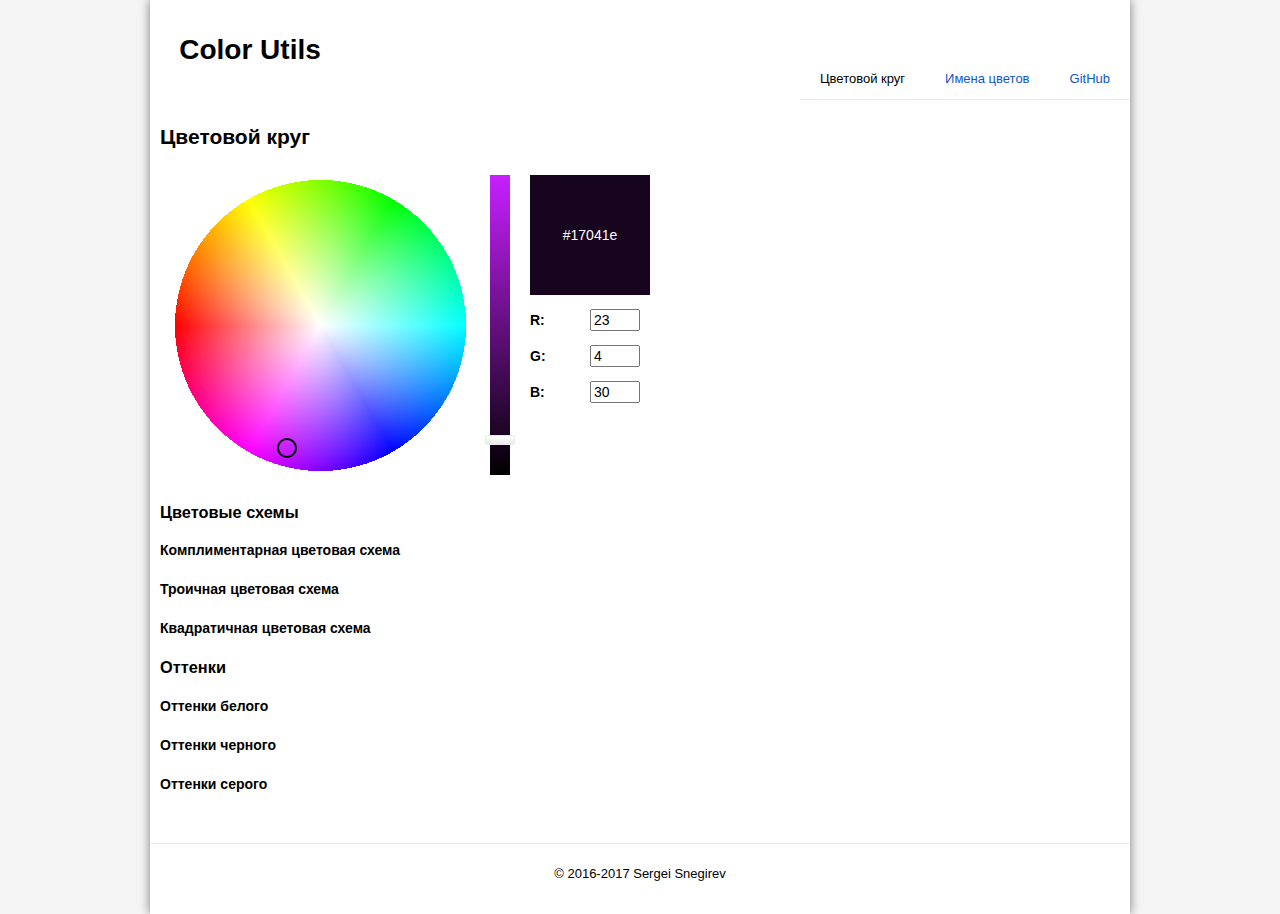
<file: index.htm>
<!DOCTYPE html>
<html>
  <head>
    <meta charset="utf-8">
    <title>Цветовой круг &#124; Color Utils</title>
    <link href="assets/css/style.css" rel="stylesheet">
    <link href="assets/css/color-picker.css" rel="stylesheet">
    <script src="assets/js/utils.js"></script>
    <script src="assets/js/color-lib.js"></script>
    <script src="assets/js/event-emitter.js"></script>
    <script src="assets/js/color-picker.js"></script>
    <style type="text/css">
      #preview {
        float: left;
        padding: 10px;
      }
      #color-preview {
        line-height: 120px;
        text-align: center;
        width: 120px;
      }
      #preview label {
        display: inline-block;
        font-weight: bold;
        width: 4em;
      }
      #preview input[type="number"] {
        width: 3em;
      }
      .color-block {
        border-radius: 5px;
        display: inline-block;
        line-height: 80px;
        margin: 5px;
        width: 80px;
        text-align: center;
      }
    </style>
  </head>
  <body>
    <div class="wrapper">
      <div class="container">
        <header class="header">
          <a href="/" class="brand">
            <h1>Color Utils</h1>
          </a>
          <nav class="nav"><ul><li>Цветовой круг</li><li><a href="color_names.htm">Имена цветов</a></li><li><a href="https://github.com/tz4678/ColorUtils" target="_blank">GitHub</a></li></ul></nav>
        </header>
        <main class="main">
          <h2>Цветовой круг</h2> 
          <div id="color-picker"></div>
          <div id="preview">
            <div id="color-preview"></div>
            <p>
              <label for="r">R:</label>
              <input id="r" type="number" min="0" max="255" step="1">
            </p><p>
              <label for="g">G:</label>
              <input id="g" type="number" min="0" max="255" step="1">
            </p><p>
              <label for="b">B:</label>
              <input id="b" type="number" min="0" max="255" step="1">
            </p>
          </div>
          <br clear="both">
          <h3>Цветовые схемы</h3>
          <h4>Комплиментарная цветовая схема</h4>
          <div id="complementary"></div>
          <h4>Троичная цветовая схема</h4>
          <div id="triad"></div>
          <h4>Квадратичная цветовая схема</h4>
          <div id="square"></div>
          <h3>Оттенки</h3>
          <h4>Оттенки белого</h4>
          <div id="tints"></div>
          <h4>Оттенки черного</h4>
          <div id="shades"></div>
          <h4>Оттенки серого</h4>
          <div id="tones"></div>
        </main>
        <footer class="footer">&copy; 2016-2017 Sergei Snegirev</footer>
      </div>
    </div>
    <script type="text/javascript">
      function setColor(c) {
        colorPreview.innerText = c;
        colorPreview.style.background = c;
        colorPreview.style.color = c.blackOrWhiteText();
        r.value = c.r;
        g.value = c.g;
        b.value = c.b;
        setColorBlocks('complementary', [c, c.complement()]);
        setColorBlocks('triad', c.triad());
        setColorBlocks('square', c.tetrad());
        const tints = [];
        const shades = [];
        const tones = [];
        for (let i = 0; i < 1; i += 0.2) {
          tints.push(c.tint(i));
          shades.push(c.shade(i));
          tones.push(c.tone(i));
        }
        setColorBlocks('tints', tints);
        setColorBlocks('shades', shades);
        setColorBlocks('tones', tones);
      }

      function createColorBlock(c) {
        const div = document.createElement('div');
        div.classList.add('color-block');
        div.innerText = c;
        div.style.background = c;
        div.style.color = c.blackOrWhiteText();
        return div;
      }

      function setColorBlocks(id, colors) {
        const container = $('#' + id);
        while (container.firstChild) {
          container.removeChild(container.firstChild);
        }
        for (let color of colors) {
          container.appendChild(createColorBlock(color));
        }
      }

      const colorPreview = $('#color-preview');
      const r = $('#r');
      const g = $('#g');
      const b = $('#b');

      r.onchange = g.onchange = b.onchange = () => {
        colorPicker.setRgb(r.value, g.value, b.value);
        setColor(colorPicker.getColor());
      }; 

      const colorPicker = new ColorPicker($('#color-picker'));
      setColor(colorPicker.getColor());
      colorPicker.on('colorPicked', (color) => {
        setColor(color);
      });
    </script>
  </body>
</html>
</file>
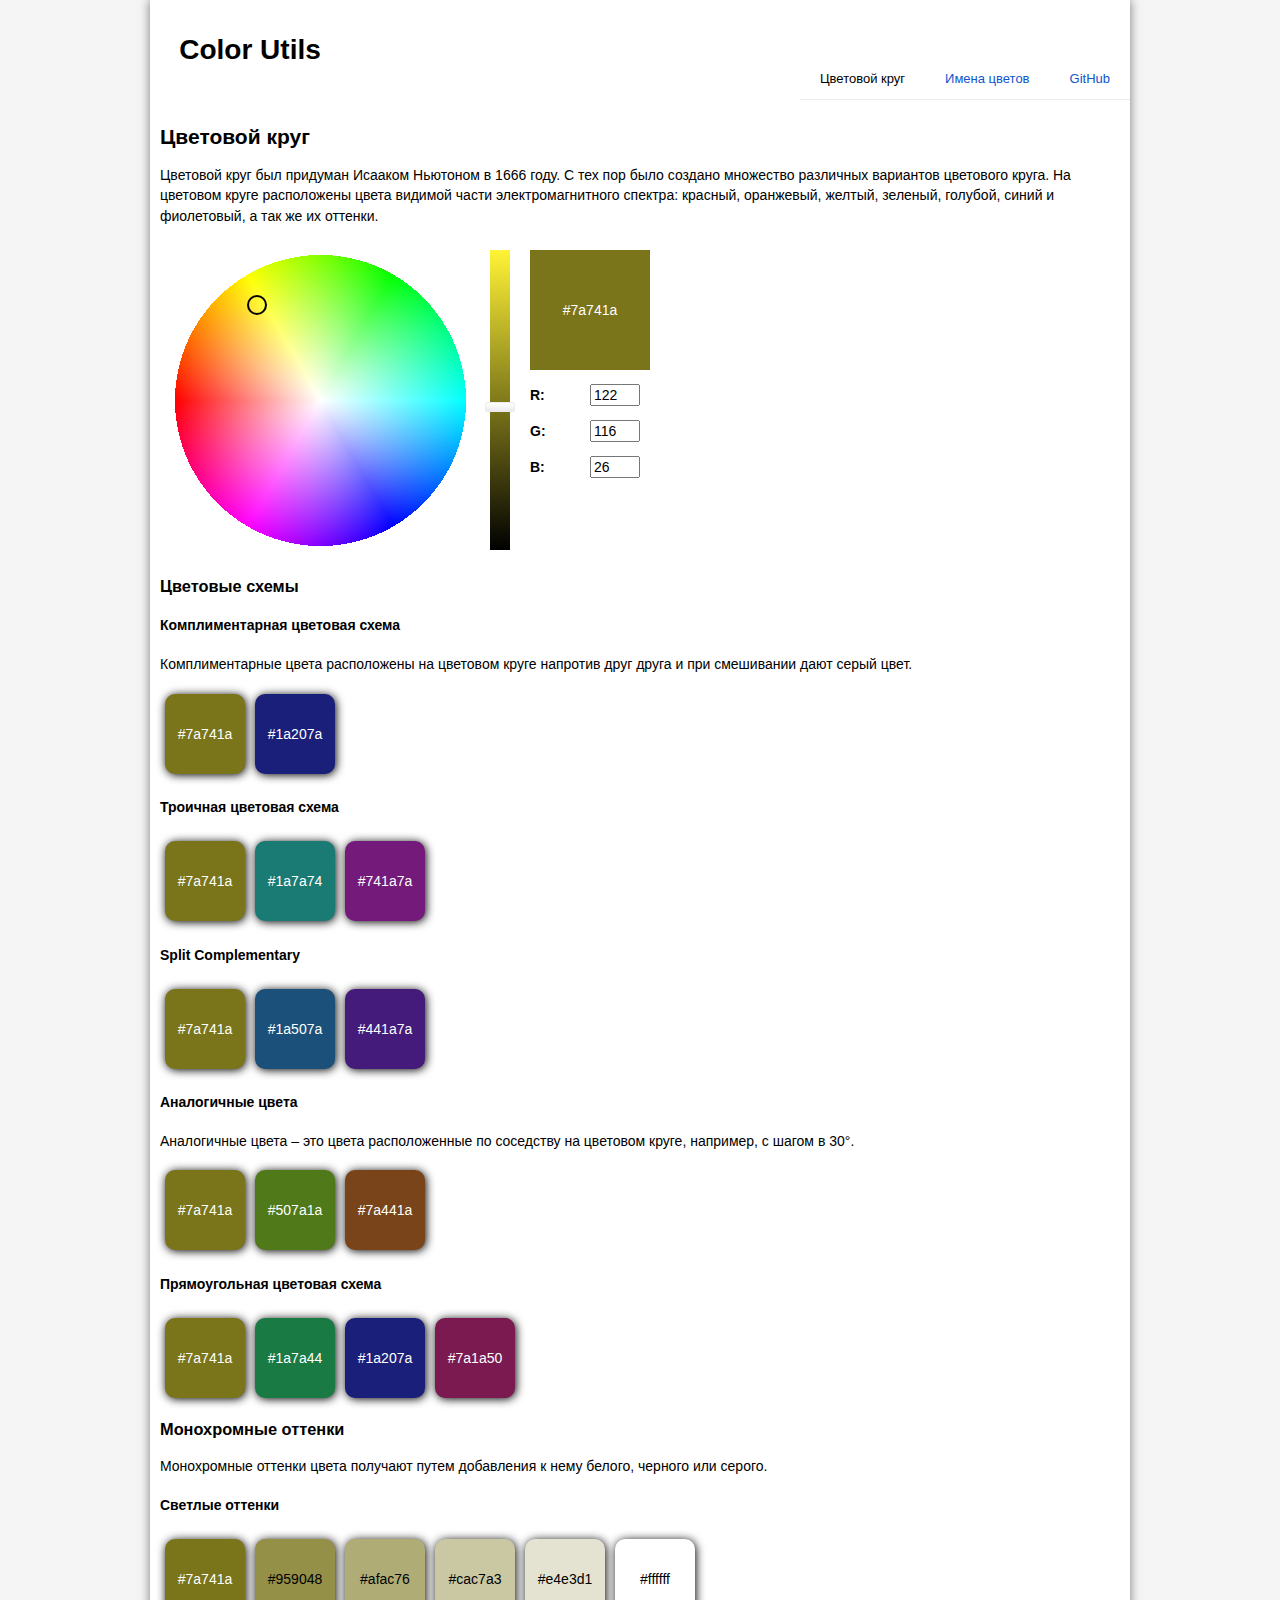
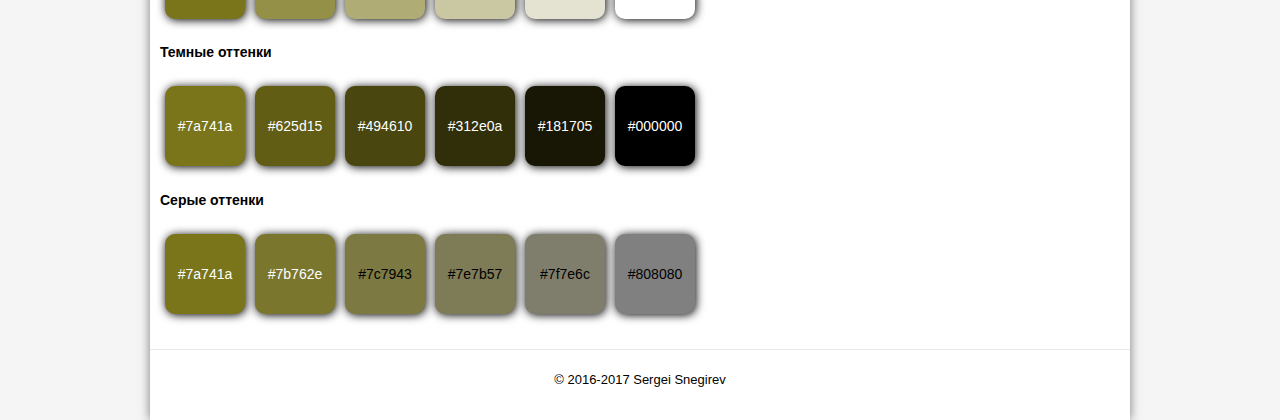
<file: index.html>
<!DOCTYPE html>
<html>
  <head>
    <meta charset="utf-8">
    <title>Цветовой круг &#124; Color Utils</title>
    <link href="assets/css/style.css" rel="stylesheet">
    <link href="assets/css/color-picker.css" rel="stylesheet">
    <script src="assets/js/utils.js"></script>
    <script src="assets/js/color-lib.js"></script>
    <script src="assets/js/event-emitter.js"></script>
    <script src="assets/js/color-picker.js"></script>
    <style type="text/css">
      #preview {
        float: left;
        padding: 10px;
      }
      #color-preview {
        line-height: 120px;
        text-align: center;
        width: 120px;
      }
      #preview label {
        display: inline-block;
        font-weight: bold;
        width: 4em;
      }
      #preview input[type="number"] {
        width: 3em;
      }
      .color-block {
        border-radius: 10px;
        box-shadow: 1px 1px 10px #000;
        display: inline-block;
        line-height: 80px;
        margin: 5px;
        width: 80px;
        text-align: center;
      }
    </style>
  </head>
  <body>
    <div class="wrapper">
      <div class="container">
        <header class="header">
          <a href="/" class="brand">
            <h1>Color Utils</h1>
          </a>
          <nav class="nav"><ul><li>Цветовой круг</li><li><a href="color_names.html">Имена цветов</a></li><li><a href="https://github.com/tz4678/ColorUtils" target="_blank">GitHub</a></li></ul></nav>
        </header>
        <main class="main">
          <h2>Цветовой круг</h2> 
          <p>Цветовой круг был придуман Исааком Ньютоном в 1666 году. С тех пор было создано множество различных вариантов цветового круга. На цветовом круге расположены цвета видимой части электромагнитного спектра: красный, оранжевый, желтый, зеленый, голубой, синий и фиолетовый, а так же их оттенки.</p>
          <div id="color-picker"></div>
          <div id="preview">
            <div id="color-preview"></div>
            <p>
              <label for="r">R:</label>
              <input id="r" type="number" min="0" max="255" step="1">
            </p><p>
              <label for="g">G:</label>
              <input id="g" type="number" min="0" max="255" step="1">
            </p><p>
              <label for="b">B:</label>
              <input id="b" type="number" min="0" max="255" step="1">
            </p>
          </div>
          <br clear="both">
          <h3>Цветовые схемы</h3>
          <h4>Комплиментарная цветовая схема</h4>
          <p>Комплиментарные цвета расположены на цветовом круге напротив друг друга и при смешивании дают серый цвет.</p>
          <div id="complementary"></div>
          <h4>Троичная цветовая схема</h4>
          <p></p>
          <div id="triadic"></div>
          <h4>Split Complementary</h4>
          <div id="split-complementary"></div>
          <h4>Аналогичные цвета</h4>
          <p>Аналогичные цвета &ndash; это цвета расположенные по соседству на цветовом круге, например, с шагом в 30&deg;.</p>
          <div id="analogous"></div>
          <h4>Прямоугольная цветовая схема</h4>
          <p></p>
          <div id="tetradic"></div>
          <h3>Монохромные оттенки</h3>
          <p>Монохромные оттенки цвета получают путем добавления к нему белого, черного или серого.</p>
          <h4>Светлые оттенки</h4>
          <p></p>
          <div id="tints"></div>
          <h4>Темные оттенки</h4>
          <p></p>
          <div id="shades"></div>
          <p></p>
          <h4>Серые оттенки</h4>
          <div id="tones"></div>
        </main>
        <footer class="footer">&copy; 2016-2017 Sergei Snegirev</footer>
      </div>
    </div>
    <script type="text/javascript">
      function setColor(c) {
        colorPreview.innerText = c;
        colorPreview.style.background = c;
        colorPreview.style.color = c.blackOrWhiteText();
        r.value = c.r;
        g.value = c.g;
        b.value = c.b;
        setColorBlocks('complementary', c.complementary());
        setColorBlocks('triadic', c.triadic());
        setColorBlocks('tetradic', c.tetradic());
        setColorBlocks('split-complementary', c.splitComplementary());
        setColorBlocks('analogous', c.analogous());
        setColorBlocks('tints', c.tints());
        setColorBlocks('shades', c.shades());
        setColorBlocks('tones', c.tones());
      }

      function createColorBlock(c) {
        const div = document.createElement('div');
        div.classList.add('color-block');
        div.innerText = c;
        div.style.background = c;
        div.style.color = c.blackOrWhiteText();
        return div;
      }

      function setColorBlocks(id, colors) {
        const container = $('#' + id);
        while (container.firstChild) {
          container.removeChild(container.firstChild);
        }
        for (let color of colors) {
          container.appendChild(createColorBlock(color));
        }
      }

      const colorPreview = $('#color-preview');
      const r = $('#r');
      const g = $('#g');
      const b = $('#b');

      r.onchange = g.onchange = b.onchange = () => {
        colorPicker.setRgb(r.value, g.value, b.value);
        setColor(colorPicker.getColor());
      }; 

      const colorPicker = new ColorPicker($('#color-picker'));
      setColor(colorPicker.getColor());
      colorPicker.on('colorPicked', (color) => {
        setColor(color);
      });
    </script>
  </body>
</html>
</file>
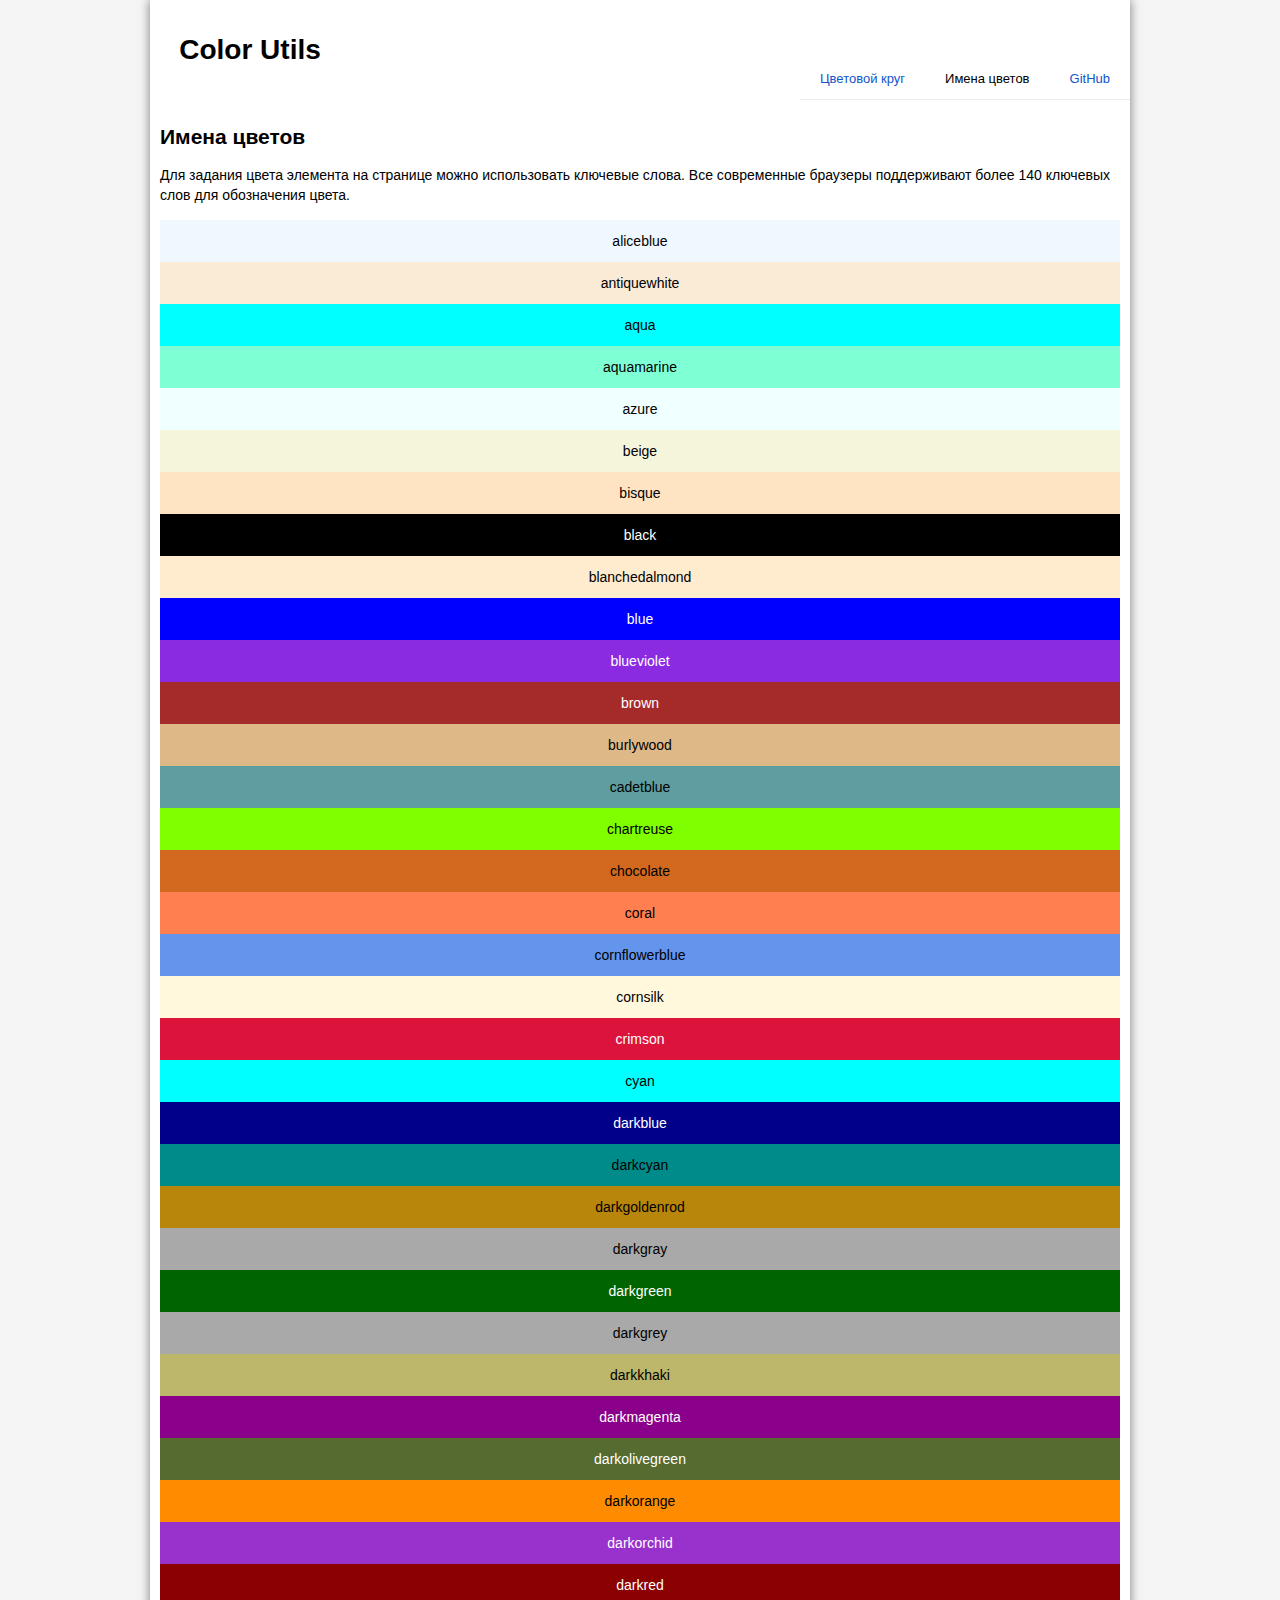
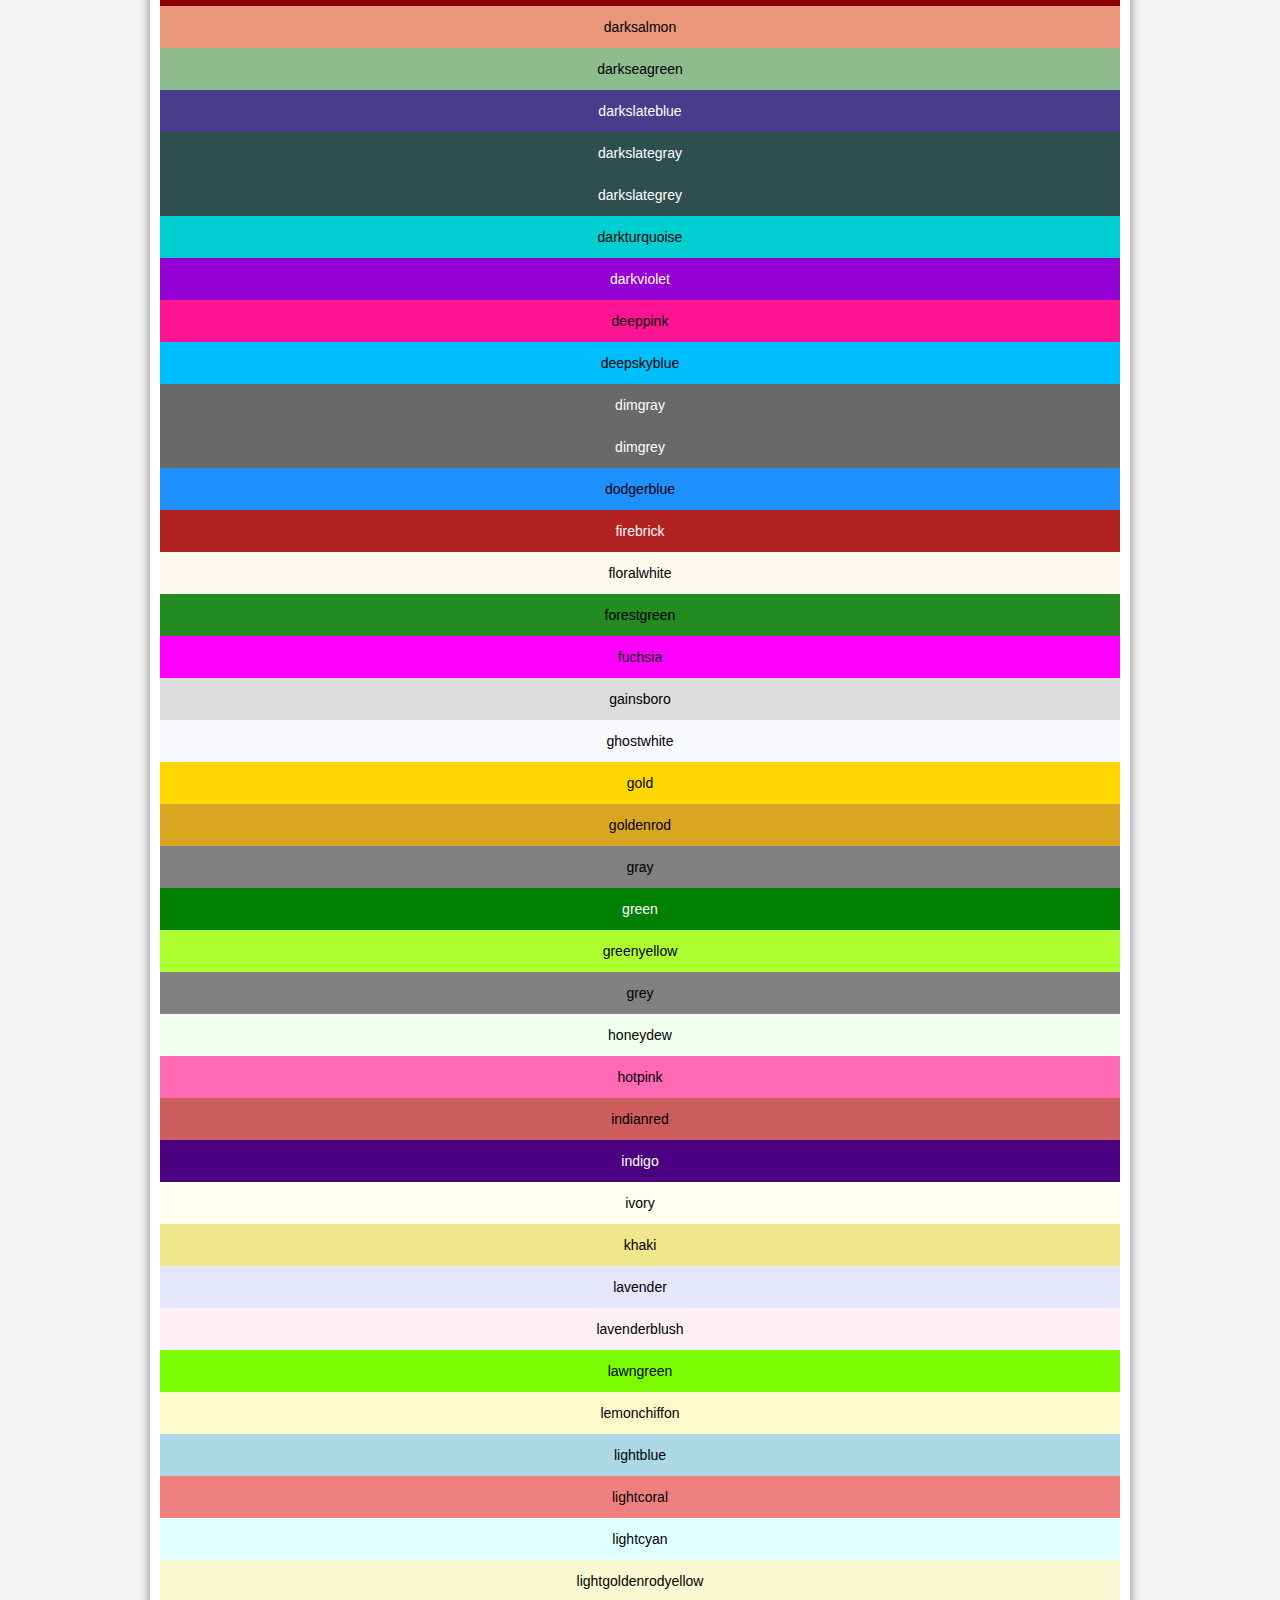
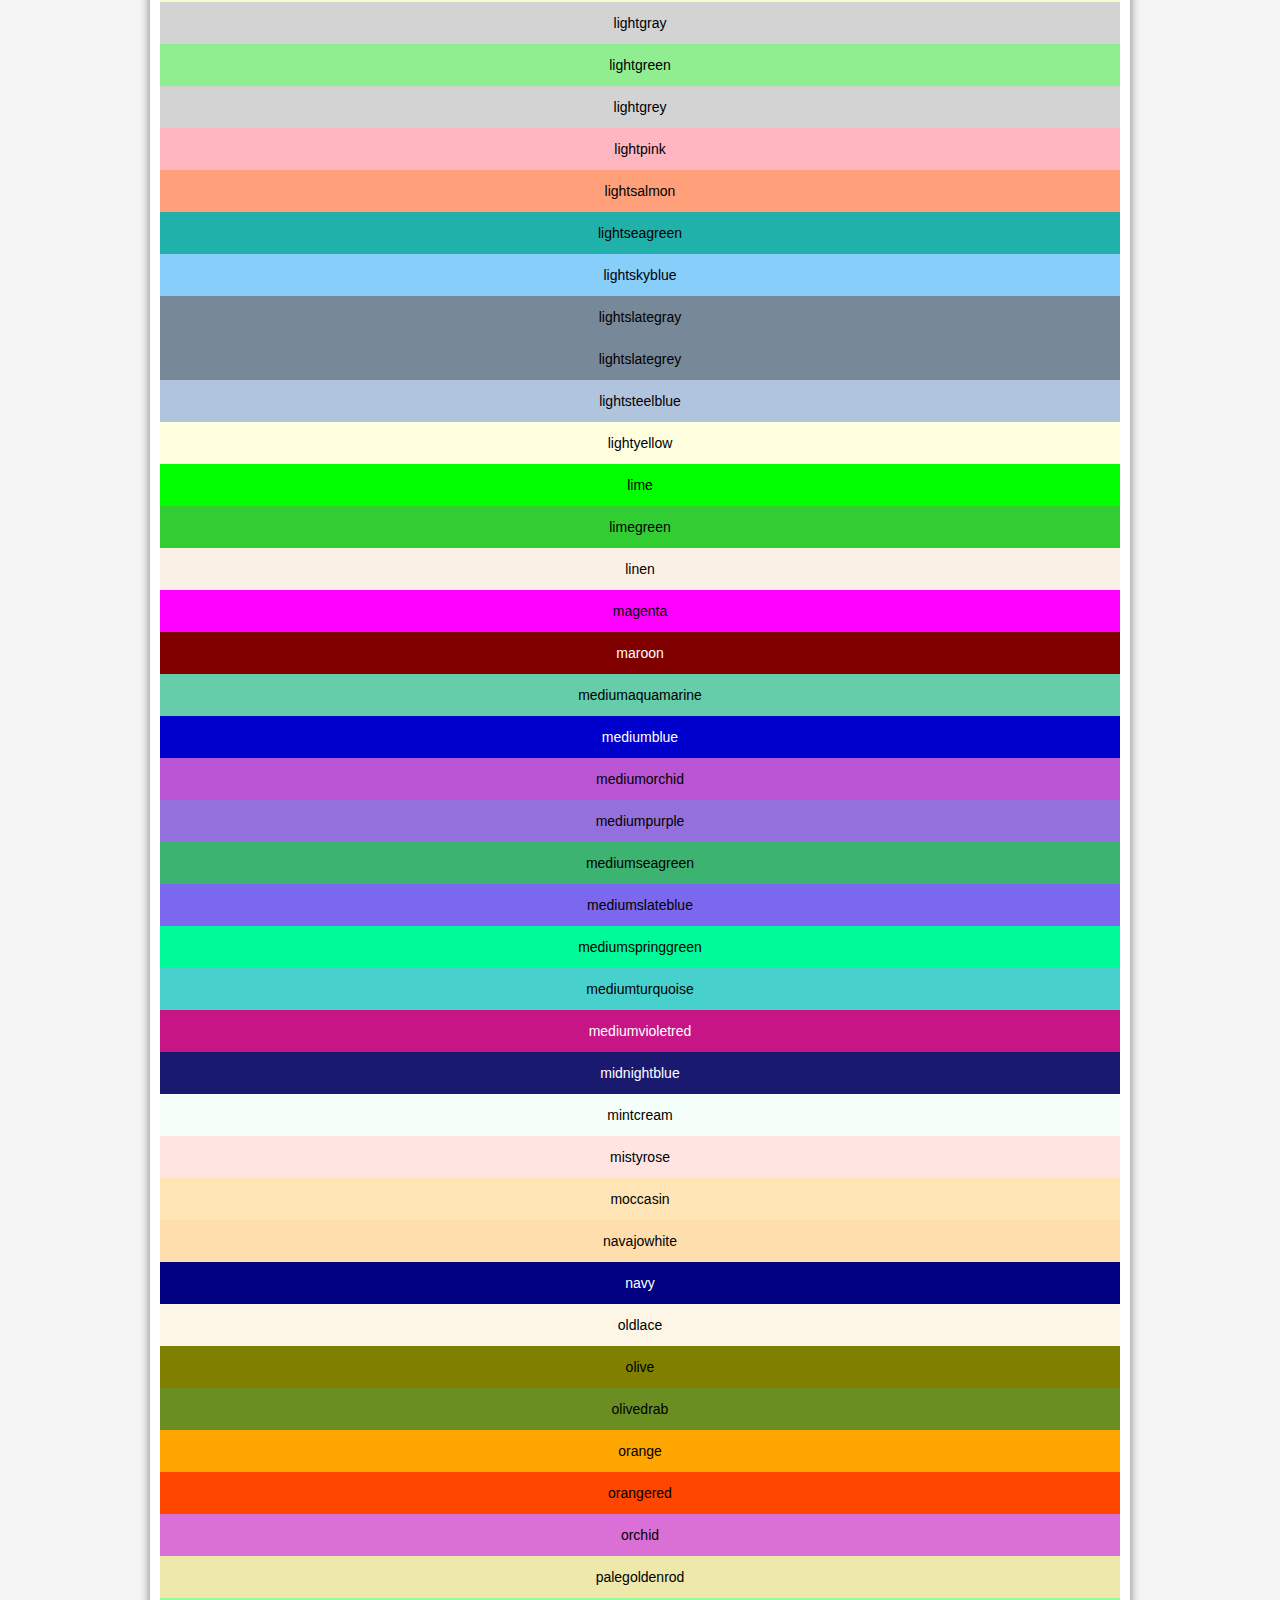
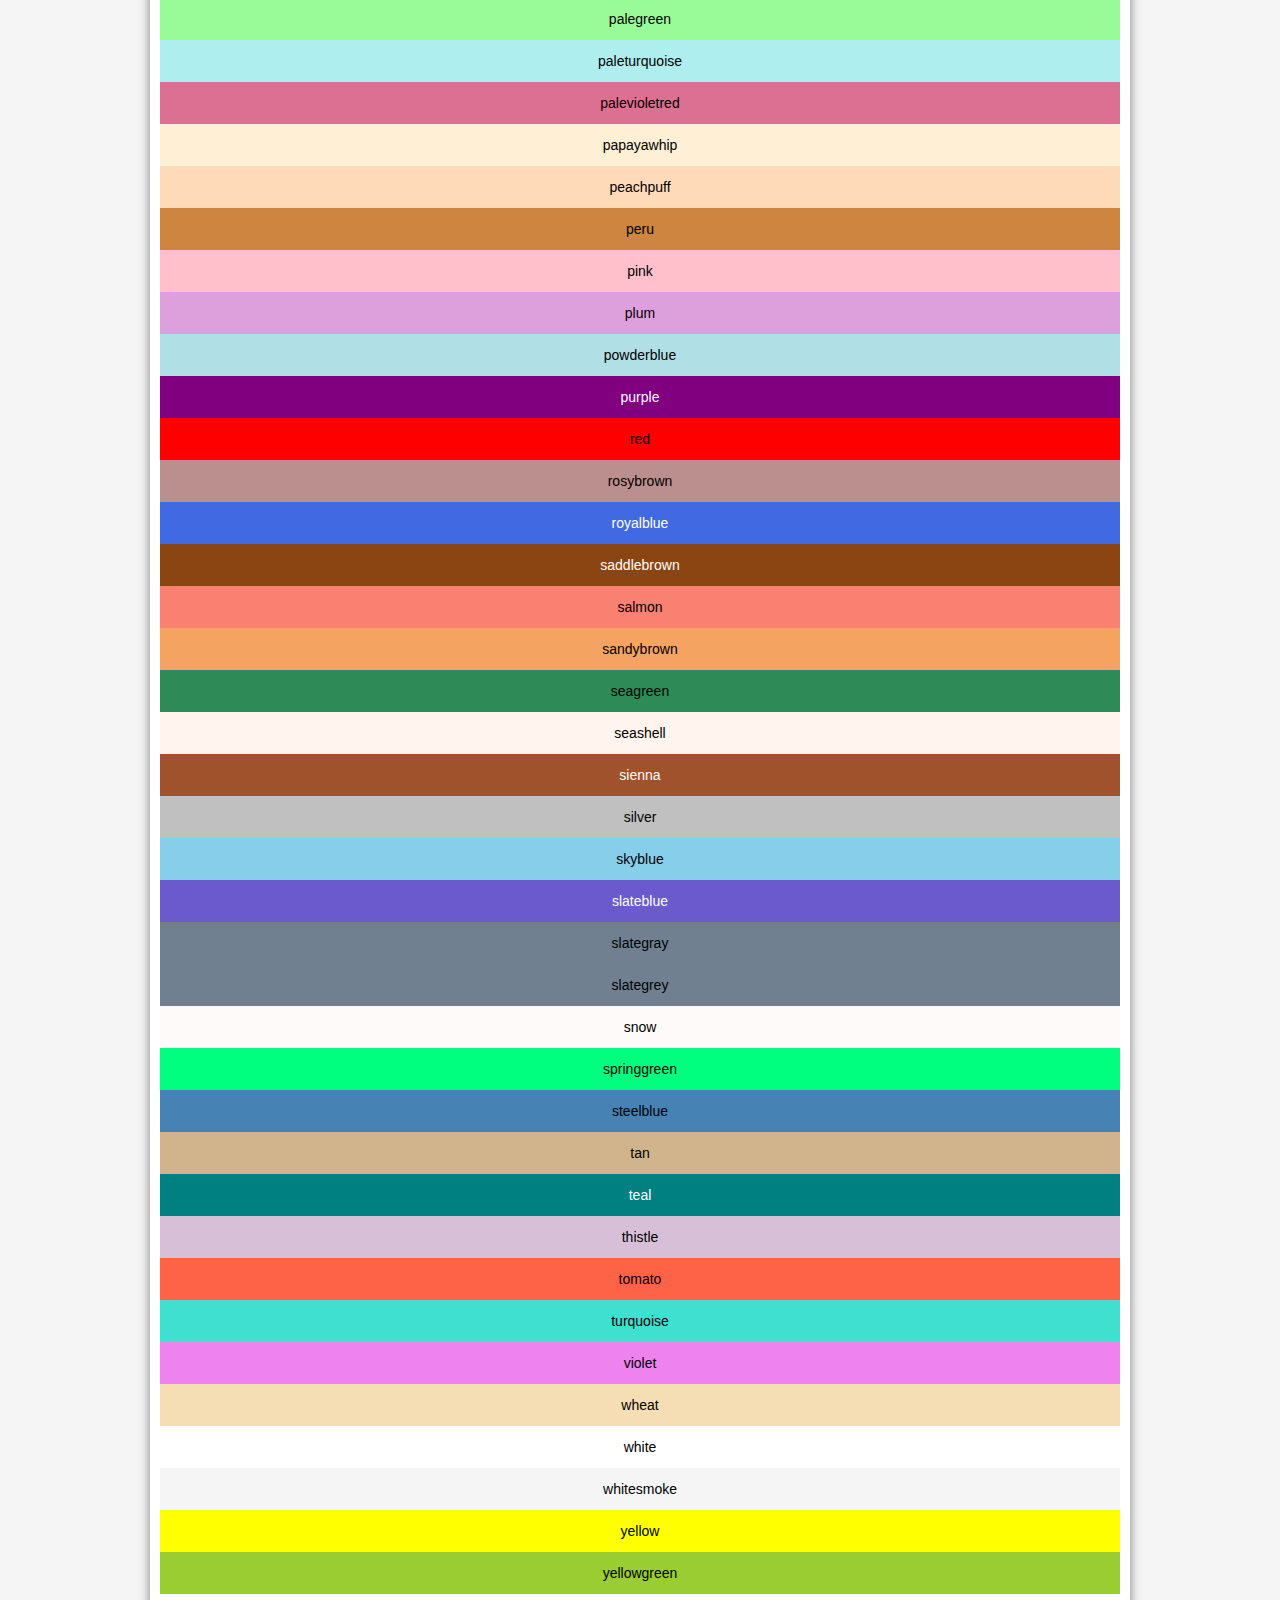
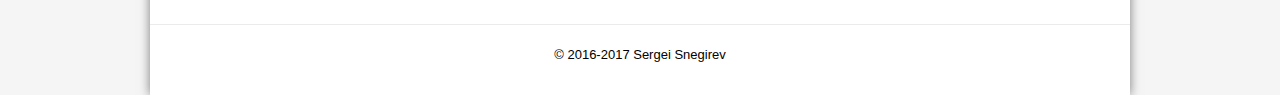
<file: color_names.htm>
<!DOCTYPE html>
<html>
  <head>
    <meta charset="utf-8">
    <title>Имена цветов &#124; Color Utils</title>
    <link href="assets/css/style.css" rel="stylesheet">
    <script src="assets/js/utils.js"></script>
    <script src="assets/js/color-lib.js"></script>
    <style type="text/css">
      .color-name {
        line-height: 3em;
        text-align: center;
      }
    </style>
  </head>
  <body>
    <div class="wrapper">
      <div class="container">
        <header class="header">
          <a href="/" class="brand">
            <h1>Color Utils</h1>
          </a>
          <nav class="nav"><ul><li><a href="index.htm">Цветовой круг</a></li><li>Имена цветов</li><li><a href="https://github.com/tz4678/ColorUtils" target="_blank">GitHub</a></li></ul></nav>
        </header>
        <main class="main">
          <h2>Имена цветов</h2>
          <p>Для задания цвета элемента на странице можно использовать ключевые слова. Все современные браузеры поддерживают более 140 ключевых слов для обозначения цвета.</p>
          <div id="color-names"></div>
        </main>
        <footer class="footer">&copy; 2016-2017 Sergei Snegirev</footer>
      </div>
    </div>
    <script type="text/javascript">
      const container = $('#color-names');
      // SyntaxError: missing = in const declaration???
      for (let name of Object.keys(COLORS)) {
        const color = COLORS[name];
        const elem = document.createElement('div');
        elem.classList.add('color-name');
        elem.style.background = name;
        elem.style.color = color.blackOrWhiteText();
        //name += ', ' + color.hex() + ', ' + color.rgb(); 
        elem.appendChild(document.createTextNode(name));
        container.appendChild(elem);
      }
    </script>
  </body>
</html>
</file>
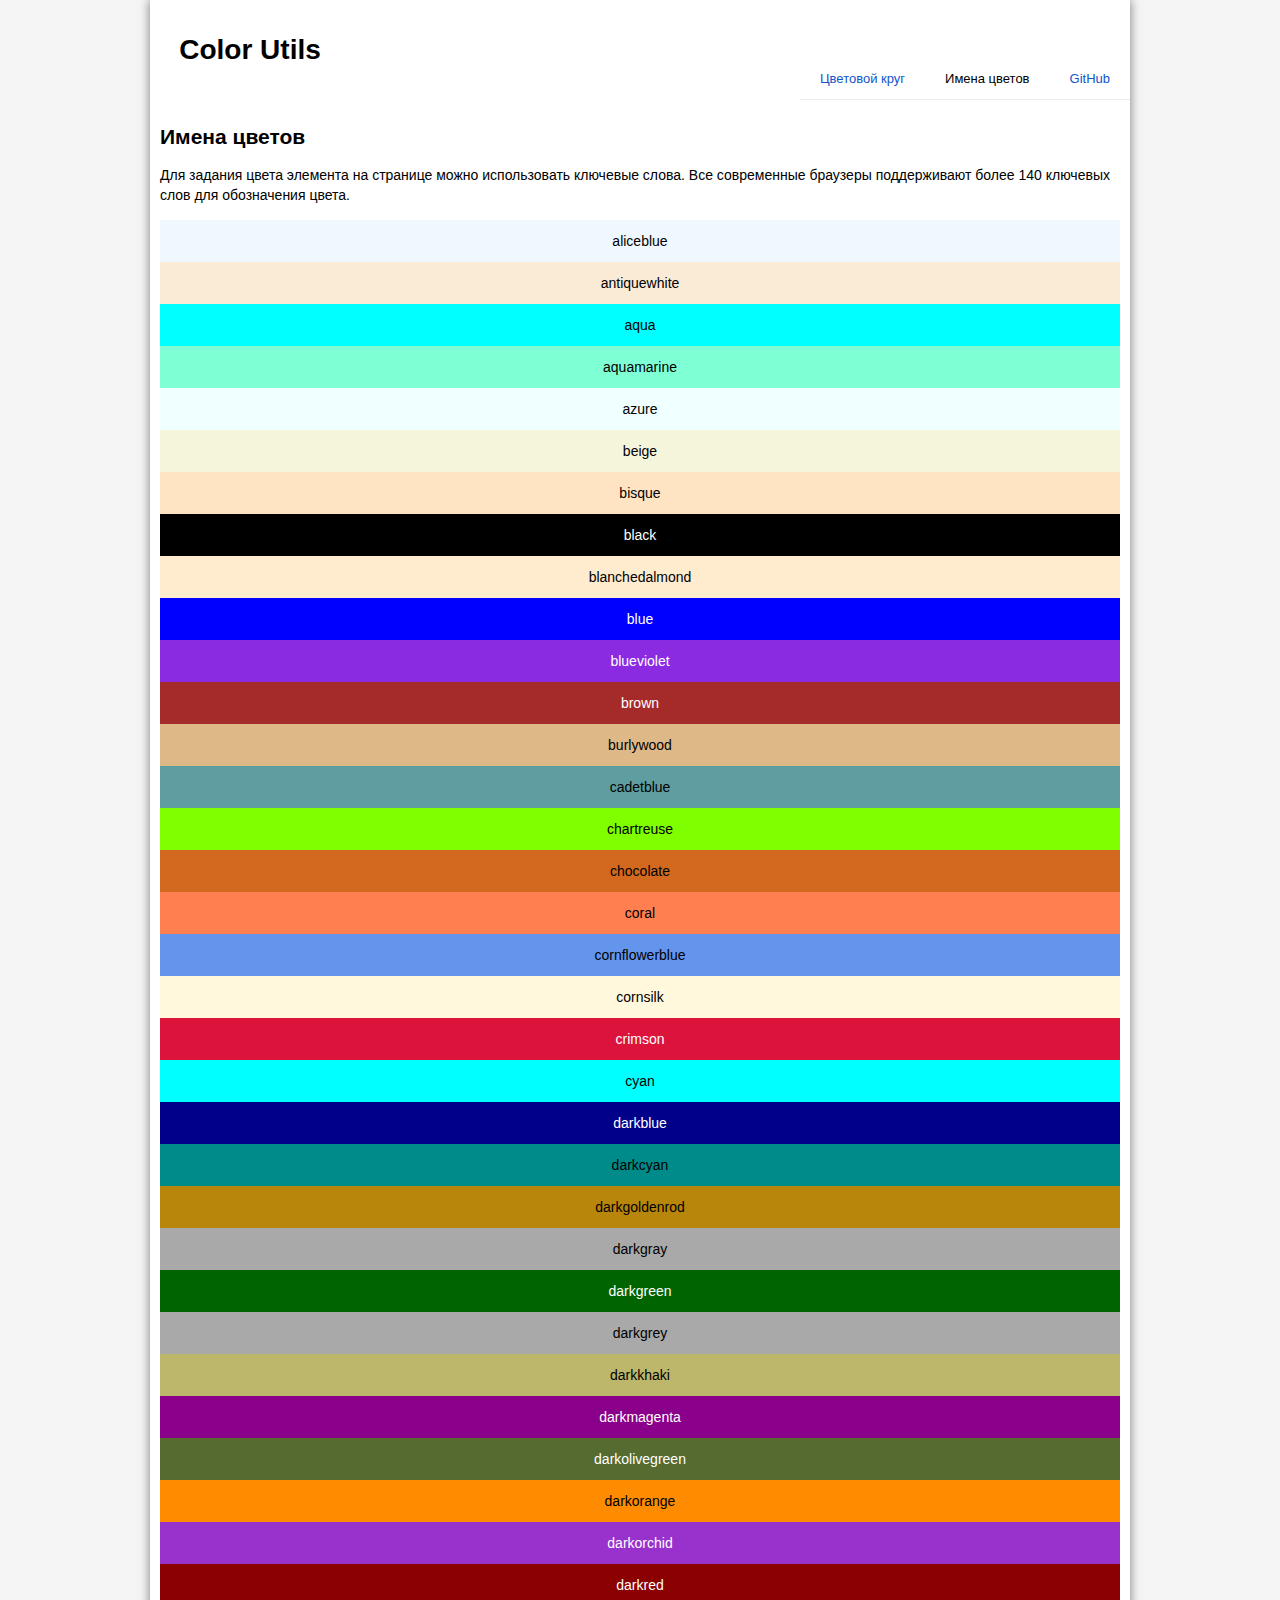
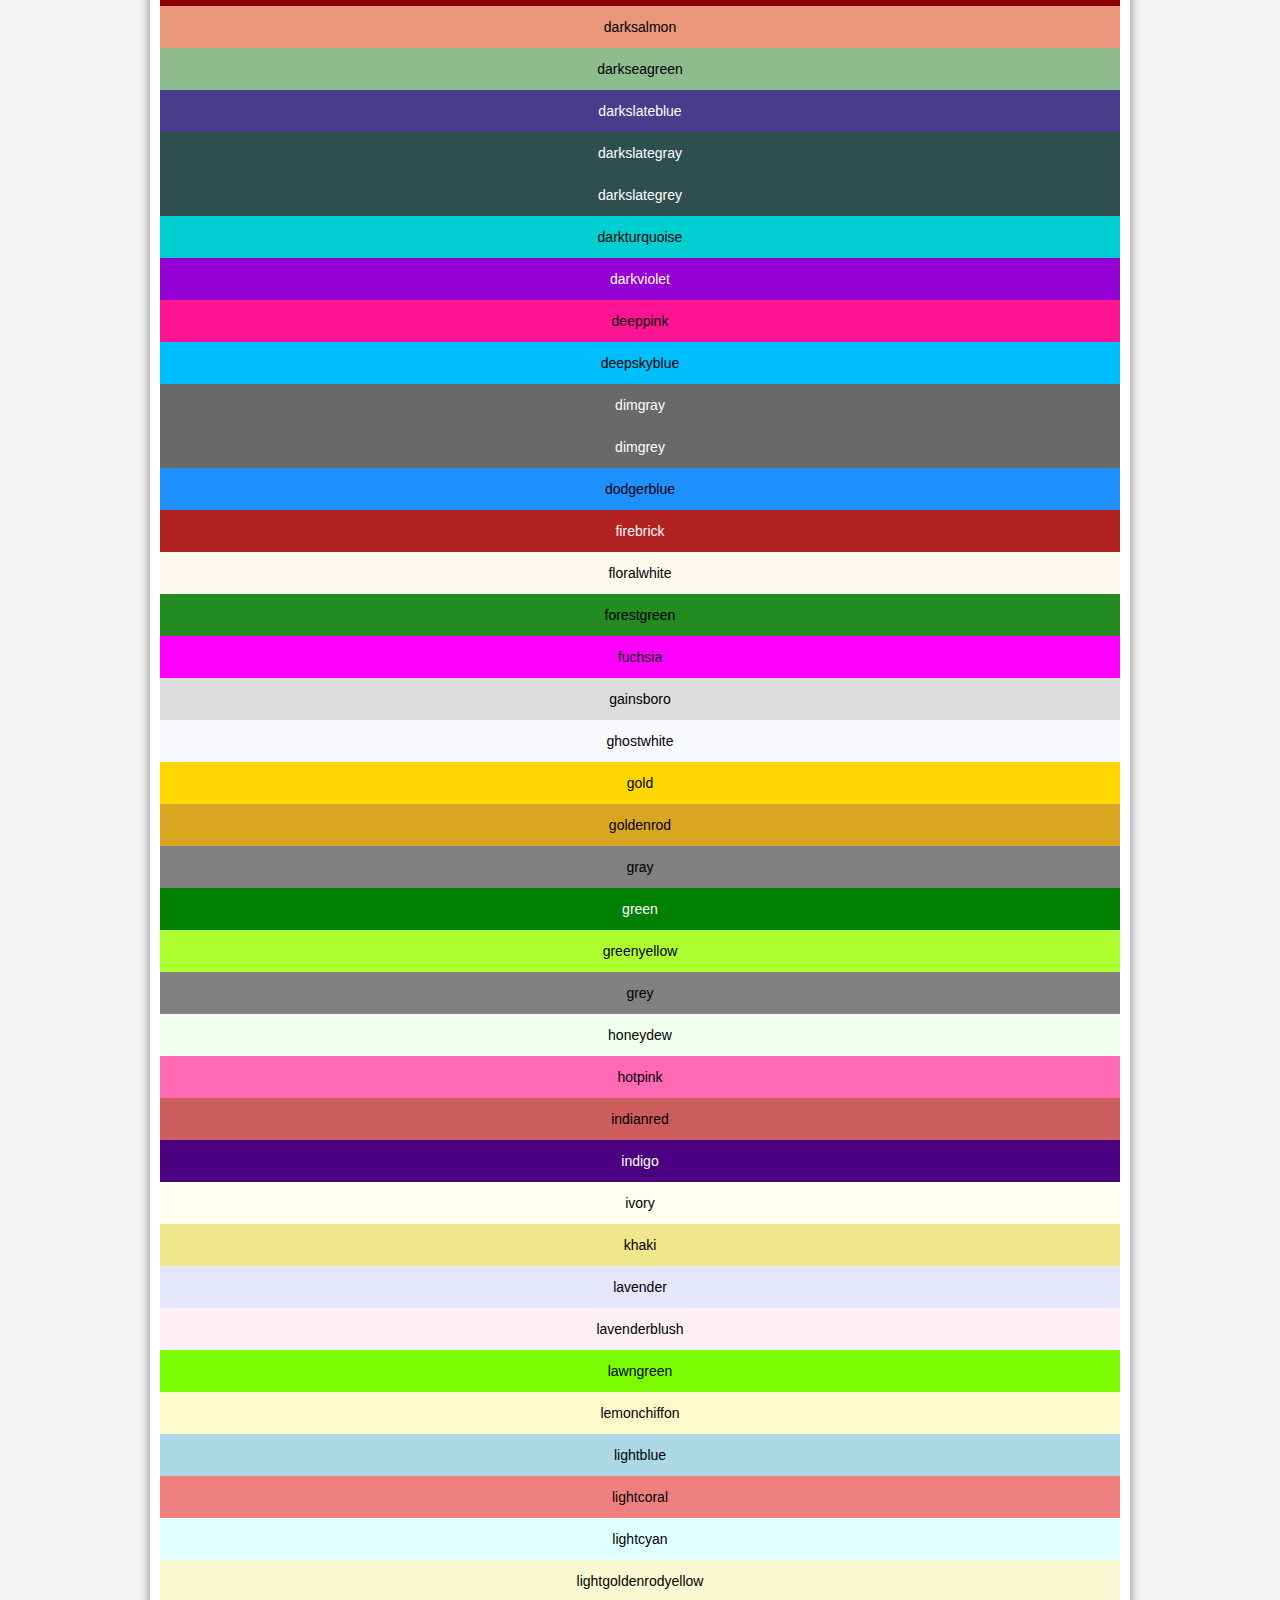
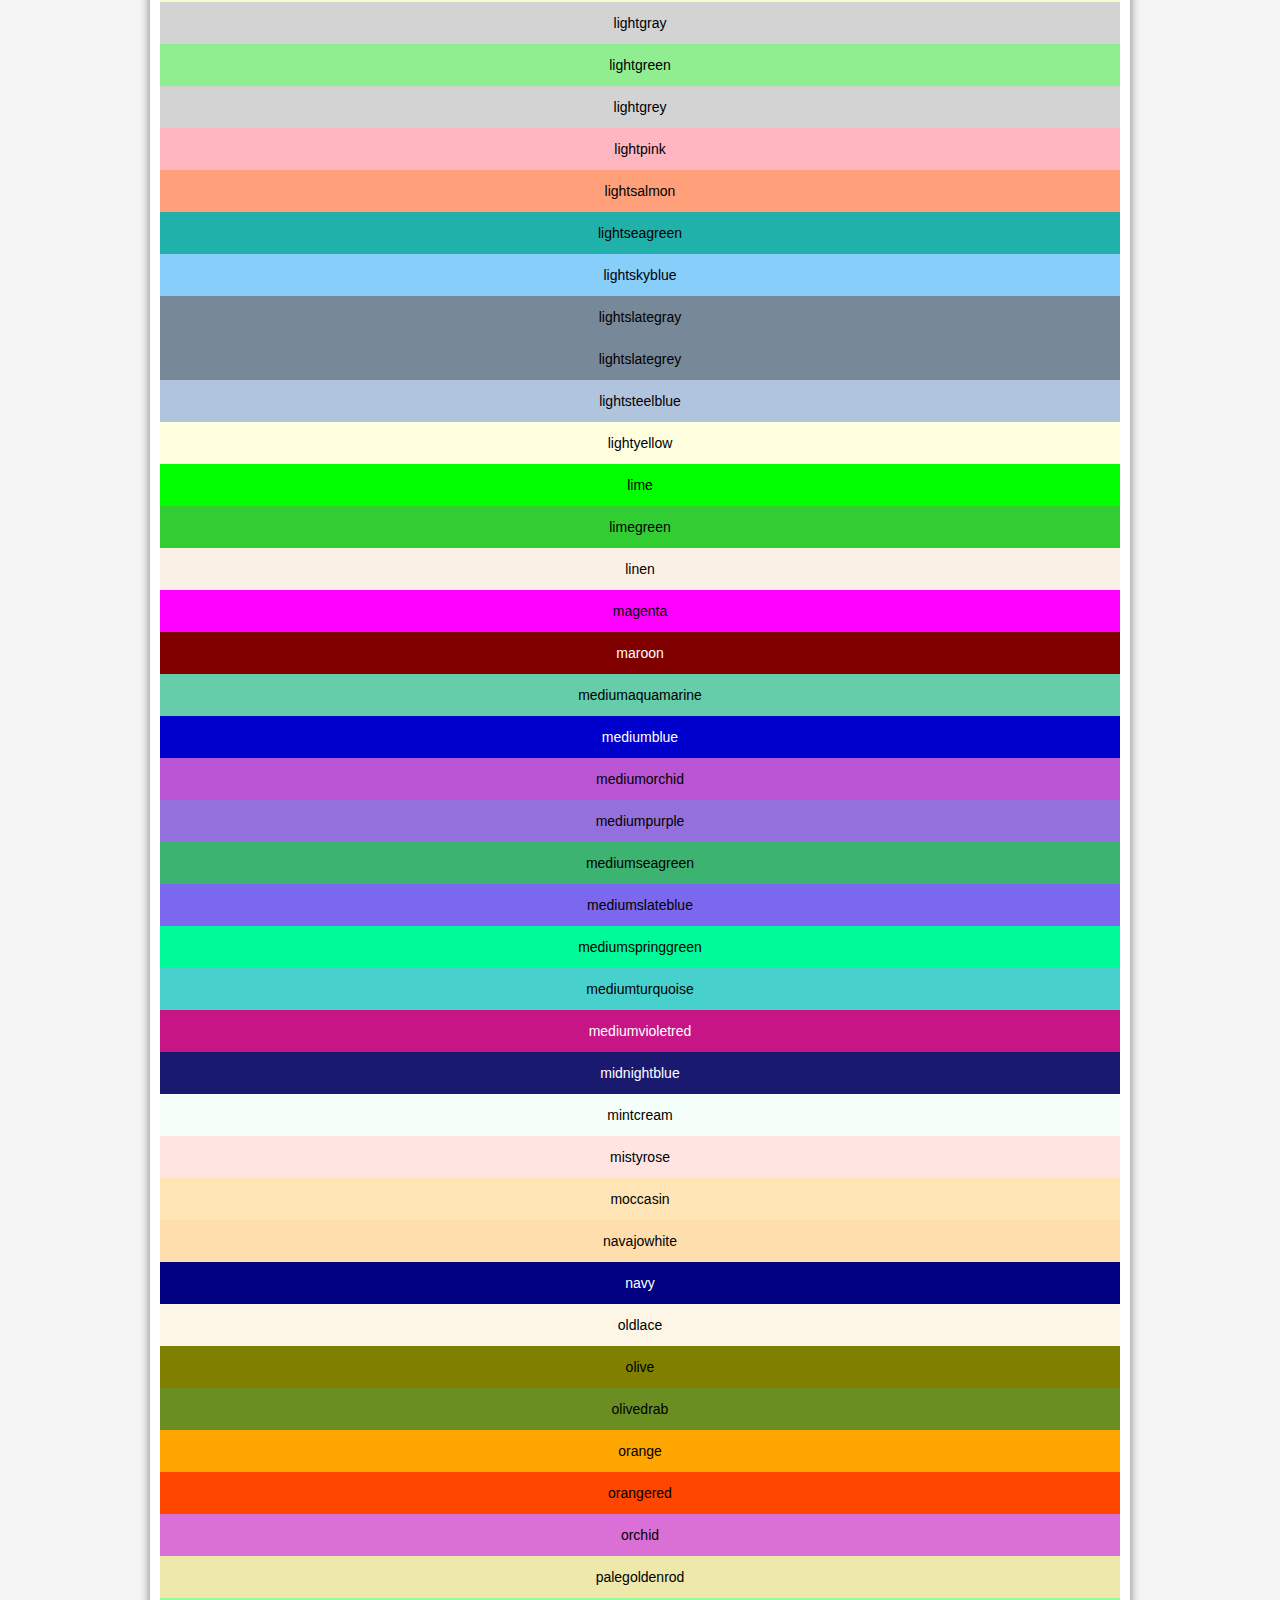
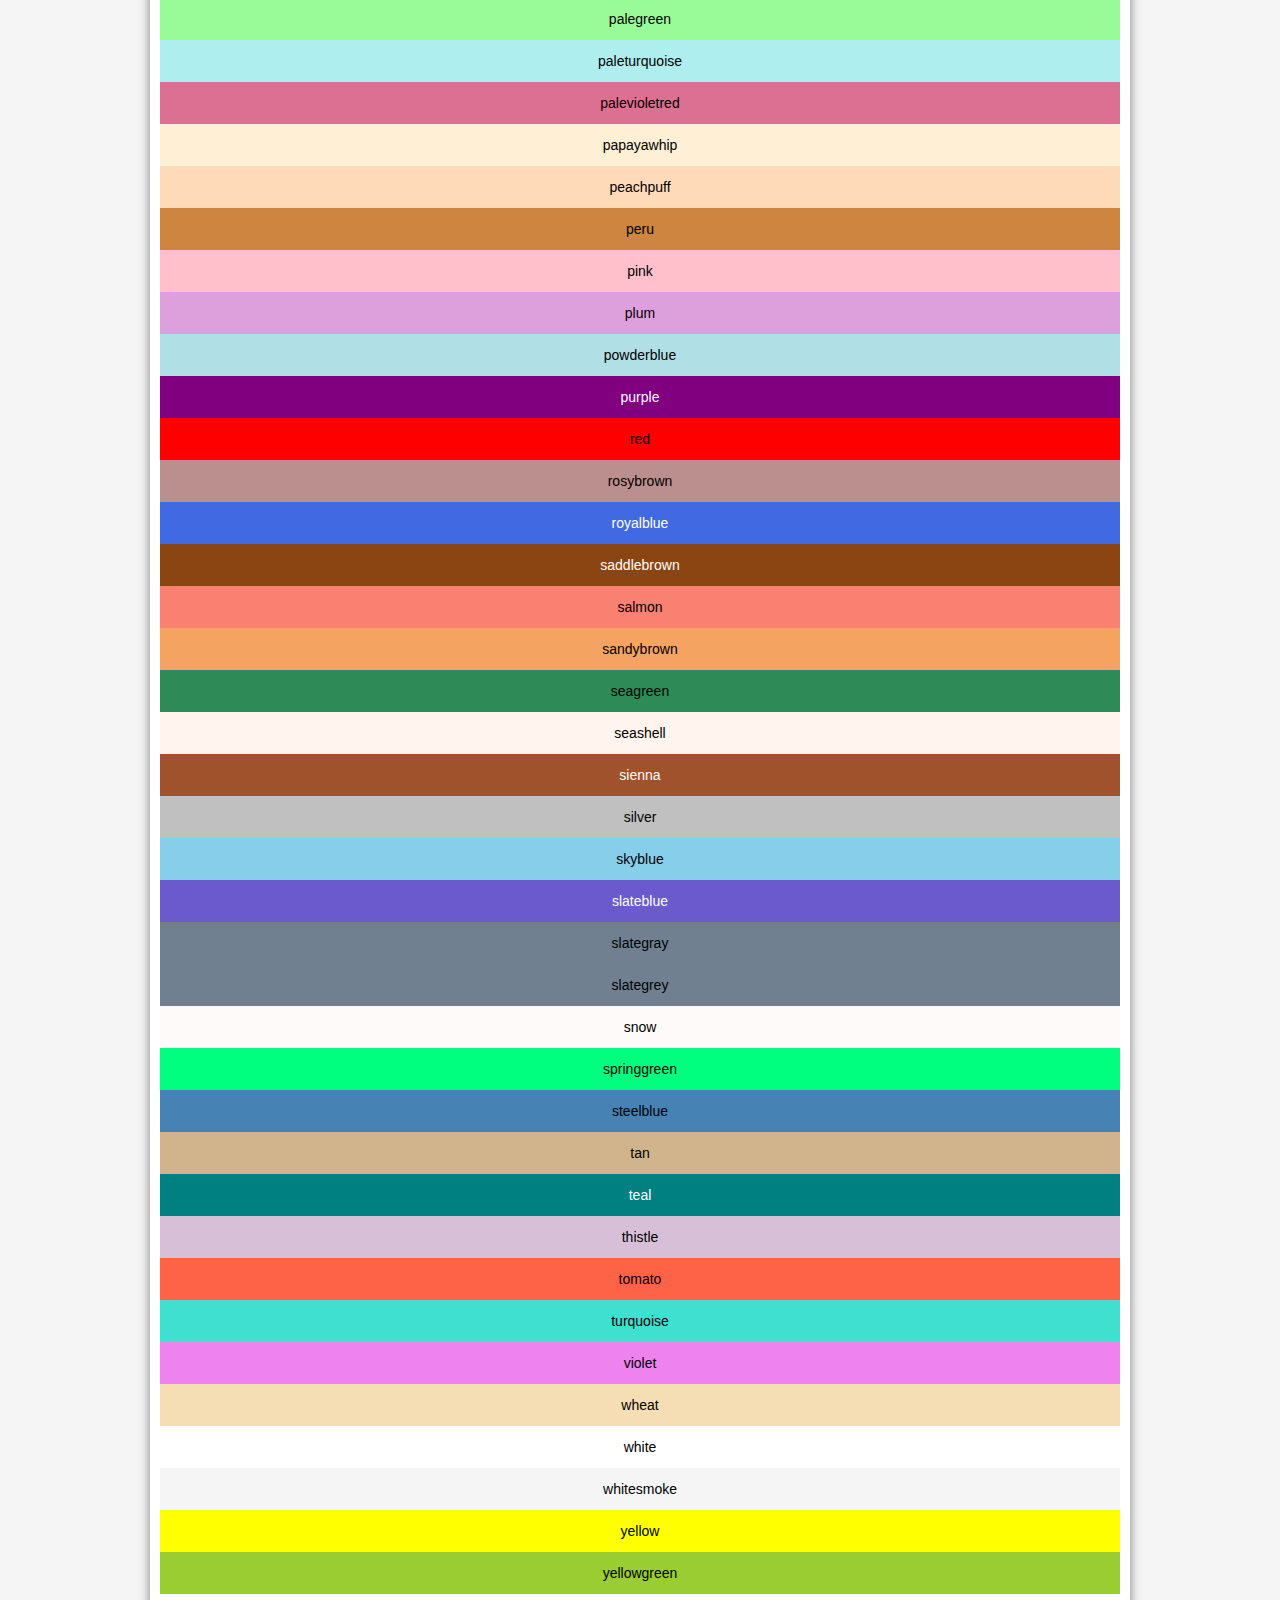
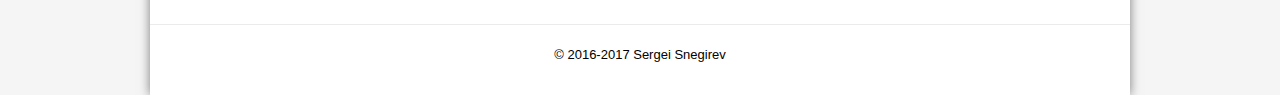
<file: color_names.html>
<!DOCTYPE html>
<html>
  <head>
    <meta charset="utf-8">
    <title>Имена цветов &#124; Color Utils</title>
    <link href="assets/css/style.css" rel="stylesheet">
    <script src="assets/js/utils.js"></script>
    <script src="assets/js/color-lib.js"></script>
    <style type="text/css">
      .color-name {
        line-height: 3em;
        text-align: center;
      }
    </style>
  </head>
  <body>
    <div class="wrapper">
      <div class="container">
        <header class="header">
          <a href="/" class="brand">
            <h1>Color Utils</h1>
          </a>
          <nav class="nav"><ul><li><a href="index.html">Цветовой круг</a></li><li>Имена цветов</li><li><a href="https://github.com/tz4678/ColorUtils" target="_blank">GitHub</a></li></ul></nav>
        </header>
        <main class="main">
          <h2>Имена цветов</h2>
          <p>Для задания цвета элемента на странице можно использовать ключевые слова. Все современные браузеры поддерживают более 140 ключевых слов для обозначения цвета.</p>
          <div id="color-names"></div>
        </main>
        <footer class="footer">&copy; 2016-2017 Sergei Snegirev</footer>
      </div>
    </div>
    <script type="text/javascript">
      const container = $('#color-names');
      // SyntaxError: missing = in const declaration???
      for (let name of Object.keys(COLORS)) {
        const color = COLORS[name];
        const elem = document.createElement('div');
        elem.classList.add('color-name');
        elem.style.background = name;
        elem.style.color = color.blackOrWhiteText();
        //name += ', ' + color.hex() + ', ' + color.rgb(); 
        elem.appendChild(document.createTextNode(name));
        container.appendChild(elem);
      }
    </script>
  </body>
</html>
</file>
<file: assets/css/color-picker.css>
.color-picker {
  float: left;
  user-select: none;
}

.picker-container {
  display: flex;
  /*
  flex-direction: row;
  flex-wrap: wrap;
   */
  flex-flow: row wrap;
  align-items: center;
}

.wheel-wrapper {
  flex: 0;
  padding: 10px;
}

.wheel-container {
  /* 

  У родительского эелемента элемента с абсолютным позиционированием должно
  быть относительное поизиционирование

   */
  position: relative;
}

.wheel-pointer {
  cursor: pointer;
  position: absolute;
  border: solid 2px #000;
  border-radius: 10px;
  width: 16px;
  height: 16px;
}
    
.wheel-canvas {
  /*
  
  Отступ снизу у canvas.

  http://stackoverflow.com/questions/9878090/eliminate-ghost-margin-below-html5-canvas-element
   */
  vertical-align: bottom;
}

.brightness-slider-wrapper {
  flex: 0;
  padding: 10px;
}

.brightness-slider-container {
  position: relative;
}

.brightness-slider-pointer {
  cursor: pointer;
  position: absolute;
  top: -5px;
  left: -5px;
  width: 28px;
  height: 8px;
  background: linear-gradient(to bottom, #fff, #ebebeb);
  border: solid 1px #ebebeb;
  border-radius: 2px;
}

.brightness-slider-canvas {
  vertical-align: bottom;
}
</file>
<file: assets/css/style.css>
@import "normalize.css";

html, body {
  /* Иначе в .container min-height 100% не заработает */
  height: 100%;
}

body {
  font: 14px/1.45em Arial, sans-serif;
}

a {
  color: #1155cc;
  text-decoration: none;
}

a:hover {
  text-decoration: underline;
}

.wrapper, .container {
  min-height: 100%;
}

.wrapper {
  background: #f5f5f5;
  padding: 0 10px;
}

.container {
  background: #fff;
  box-shadow: 0 0 10px rgba(0, 0, 0, 0.5);
  display: flex;
  flex-direction: column;
  margin: auto;
  max-width: 980px;
}

.header {
  align-items: flex-end;
  display: flex;
}

.brand {
  /* background-image: url(assets/i/brand.png); */
  color: #000;
  display: inline-block;
  height: 100px;
  text-decoration: none !important;
  width: 200px;
}

.brand h1 {
  /* display: none; */
  line-height: 100px;
  margin: 0;
  text-align: center;
}

.nav {
  flex: 1;
  font-size: small;
  text-align: right;
}

.nav ul, .nav li {
  display: inline-block;
}

.nav ul {
  border-bottom: solid 1px #ebebeb; 
  list-style-type: none;
  margin: 0;
  padding: 0;
}

.nav li {
  padding: 10px 20px;
}

.main {
  flex: 1;
  padding: 10px 10px 30px;
}

.footer {
  border-top: solid 1px #ebebeb;
  font-size: small;
  padding: 20px 10px 30px;
  text-align: center;
}
</file>
